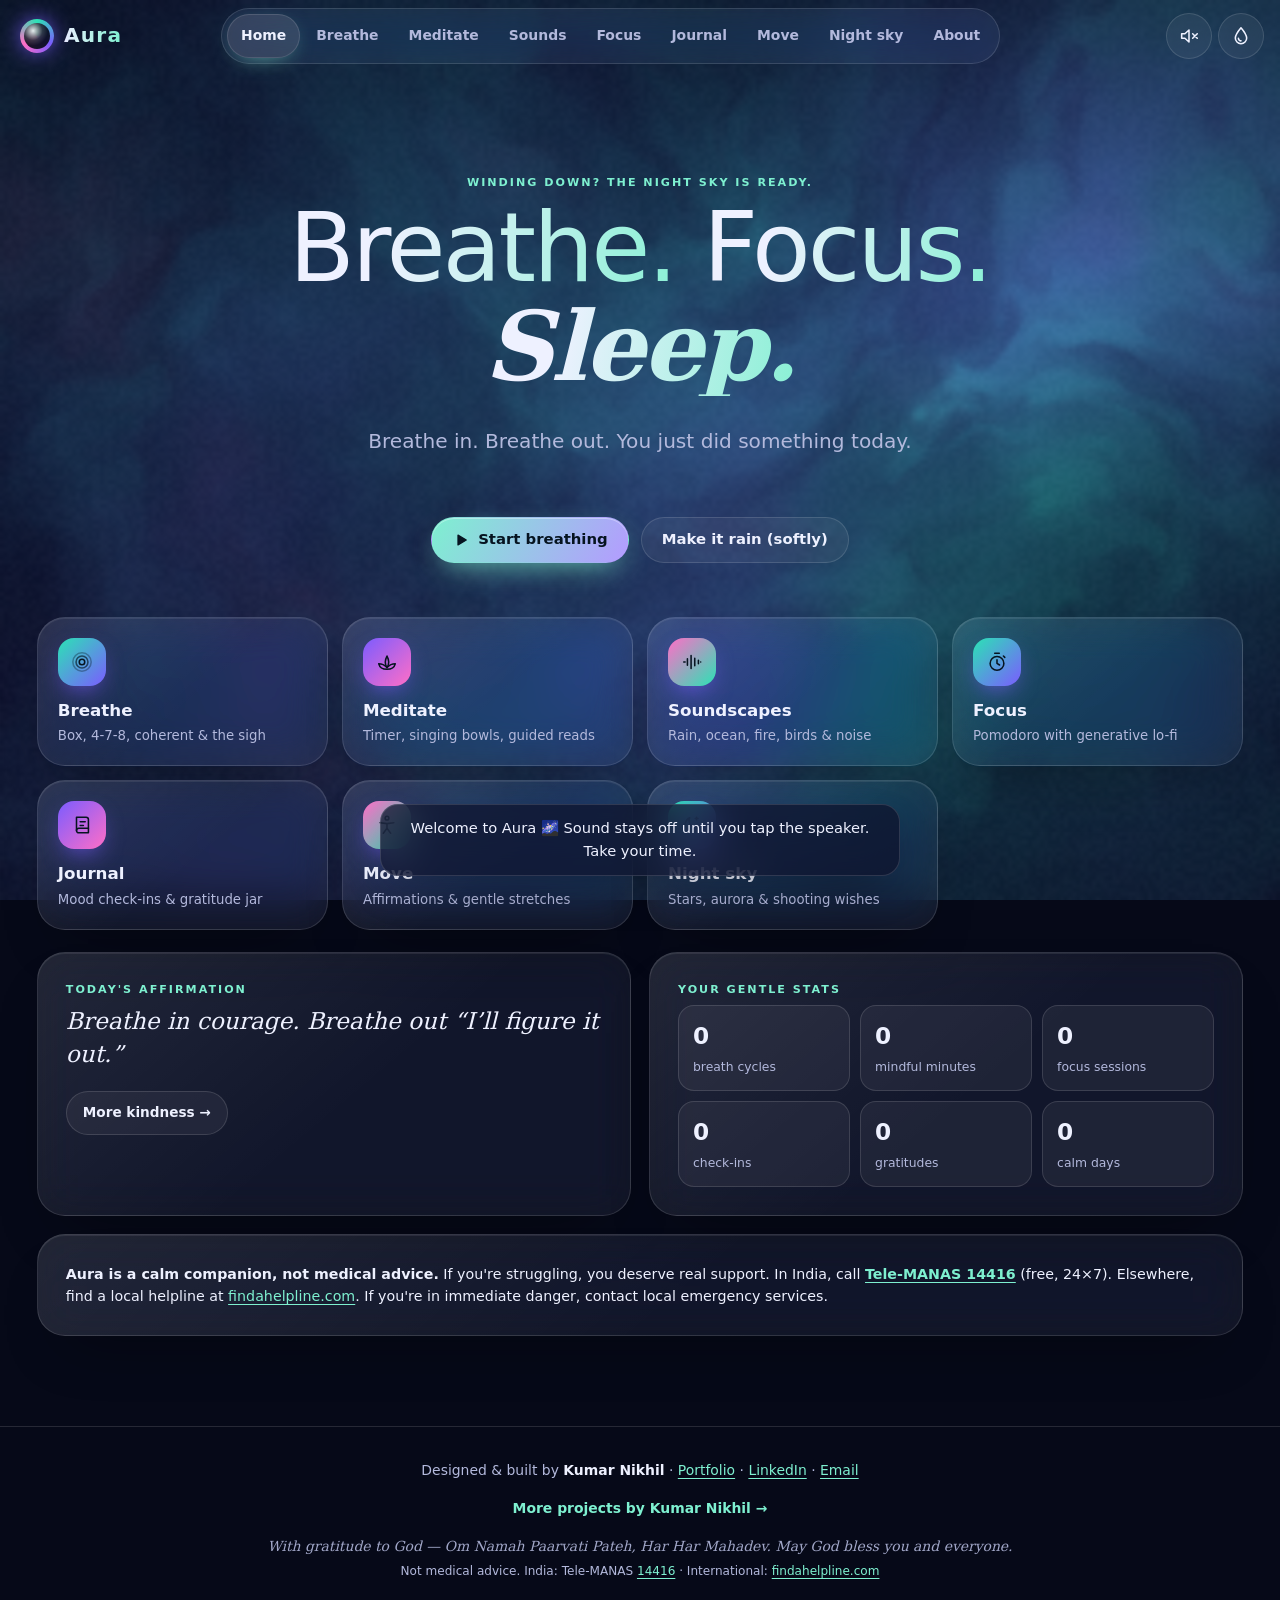
<file: index.html>
<!doctype html>
<html lang="en" data-theme="aurora">
<head>
<meta charset="utf-8">
<meta name="viewport" content="width=device-width, initial-scale=1, viewport-fit=cover">
<title>Aura — breathe, focus, sleep</title>
<meta name="description" content="Aura is a free, calm wellbeing sanctuary: guided breathing with a living orb, meditation timer with singing bowls, a generative soundscape mixer, focus mode with lo-fi, mood journal, stretches and a night-sky wind-down. 100% in your browser.">
<meta property="og:title" content="Aura — breathe, focus, sleep">
<meta property="og:description" content="A beautiful, private calm space: breathing orb, singing bowls, synthesized rain &amp; ocean, lo-fi focus, gratitude journal and an aurora night sky.">
<meta property="og:type" content="website">
<meta property="og:url" content="https://kumarnikhildeveloperaccount.github.io/aura/">
<meta name="twitter:card" content="summary">
<meta name="theme-color" content="#060918">
<meta name="color-scheme" content="dark light">
<meta name="apple-mobile-web-app-capable" content="yes">
<meta name="mobile-web-app-capable" content="yes">
<meta name="apple-mobile-web-app-status-bar-style" content="black-translucent">
<meta name="apple-mobile-web-app-title" content="Aura">
<link rel="icon" href="favicon.svg" type="image/svg+xml">
<link rel="apple-touch-icon" href="favicon.svg">
<link rel="manifest" href="manifest.webmanifest">
<link rel="stylesheet" href="css/base.css">
<link rel="stylesheet" href="css/components.css">
<link rel="stylesheet" href="css/views.css">
<link rel="stylesheet" href="css/polish.css">
</head>
<body>
<a class="skip" href="#main">Skip to content</a>

<svg class="sprite" aria-hidden="true" focusable="false" width="0" height="0">
  <defs>
    <linearGradient id="gRing" x1="0" y1="0" x2="1" y2="1">
      <stop offset="0" style="stop-color:var(--c2)"/>
      <stop offset=".55" style="stop-color:var(--c3)"/>
      <stop offset="1" style="stop-color:var(--c4)"/>
    </linearGradient>
    <linearGradient id="gFig" gradientUnits="userSpaceOnUse" x1="0" y1="20" x2="0" y2="250">
      <stop offset="0" style="stop-color:var(--c2)"/>
      <stop offset="1" style="stop-color:var(--c3)"/>
    </linearGradient>
    <linearGradient id="gLine" gradientUnits="userSpaceOnUse" x1="20" y1="0" x2="310" y2="0">
      <stop offset="0" style="stop-color:var(--c2)"/>
      <stop offset=".55" style="stop-color:var(--c3)"/>
      <stop offset="1" style="stop-color:var(--c4)"/>
    </linearGradient>
    <linearGradient id="gMood" x1="0" y1="0" x2="0" y2="1">
      <stop offset="0" style="stop-color:var(--c2);stop-opacity:.55"/>
      <stop offset="1" style="stop-color:var(--c3);stop-opacity:0"/>
    </linearGradient>
  </defs>
  <symbol id="i-home" viewBox="0 0 24 24"><path d="M3 11l9-7 9 7v9a1 1 0 0 1-1 1h-5v-6h-6v6H4a1 1 0 0 1-1-1z"/></symbol>
  <symbol id="i-breathe" viewBox="0 0 24 24"><circle cx="12" cy="12" r="3"/><circle cx="12" cy="12" r="6.5" opacity=".65"/><circle cx="12" cy="12" r="10" opacity=".35"/></symbol>
  <symbol id="i-med" viewBox="0 0 24 24"><path d="M12 20c-4.2 0-8-2-9-6 3 0 6.2 1.2 9 4 2.8-2.8 6-4 9-4-1 4-4.8 6-9 6z"/><path d="M12 18c-2.2-3.2-2.2-8.4 0-12.5 2.2 4.1 2.2 9.3 0 12.5z"/></symbol>
  <symbol id="i-sound" viewBox="0 0 24 24"><path d="M3 12h1.5M7 8.5v7M11 5v14M15 8v8M19 10v4M21.5 12h0"/></symbol>
  <symbol id="i-focus" viewBox="0 0 24 24"><circle cx="12" cy="13.5" r="7.5"/><path d="M12 9.5v4l2.8 1.8M9.5 2.5h5M19 5.5l1.5 1.5"/></symbol>
  <symbol id="i-journal" viewBox="0 0 24 24"><path d="M6 3.5h10.5a2.5 2.5 0 0 1 2.5 2.5v14.5H8.5A2.5 2.5 0 0 1 6 18z"/><path d="M10 8.5h5.5M10 12.5h3.5M6 18a2.5 2.5 0 0 1 2.5-2.5H19"/></symbol>
  <symbol id="i-move" viewBox="0 0 24 24"><circle cx="12" cy="4.5" r="2"/><path d="M4.5 9.5l7.5 1 7.5-1M12 10.5v5l-4 5.5M12 15.5l4 5.5"/></symbol>
  <symbol id="i-night" viewBox="0 0 24 24"><path d="M20 14.5A8 8 0 0 1 9.5 4a8 8 0 1 0 10.5 10.5z"/><path d="M17 3.5v3M15.5 5h3"/></symbol>
  <symbol id="i-about" viewBox="0 0 24 24"><path d="M12 20.5s-7.5-4.6-9.2-9.3A4.6 4.6 0 0 1 12 7.6a4.6 4.6 0 0 1 9.2 3.6C19.5 15.9 12 20.5 12 20.5z"/></symbol>
  <symbol id="i-vol-on" viewBox="0 0 24 24"><path d="M4 9.5h3.5L12 5.5v13l-4.5-4H4z"/><path d="M15.5 9a4.2 4.2 0 0 1 0 6M18.3 6.3a8 8 0 0 1 0 11.4"/></symbol>
  <symbol id="i-vol-off" viewBox="0 0 24 24"><path d="M4 9.5h3.5L12 5.5v13l-4.5-4H4z"/><path d="M16 9.5l5 5M21 9.5l-5 5"/></symbol>
  <symbol id="i-theme" viewBox="0 0 24 24"><path d="M12 3c4 4.8 6.2 8.2 6.2 11.2a6.2 6.2 0 0 1-12.4 0C5.8 11.2 8 7.8 12 3z"/><path d="M9.2 14.5a2.8 2.8 0 0 0 2.8 2.8"/></symbol>
  <symbol id="i-menu" viewBox="0 0 24 24"><path d="M4 7h16M4 12h16M4 17h10"/></symbol>
  <symbol id="i-close" viewBox="0 0 24 24"><path d="M6 6l12 12M18 6L6 18"/></symbol>
  <symbol id="i-play" viewBox="0 0 24 24"><path d="M8 5.5l11 6.5-11 6.5z" fill="currentColor"/></symbol>
  <symbol id="i-expand" viewBox="0 0 24 24"><path d="M4 9V4h5M20 9V4h-5M4 15v5h5M20 15v5h-5"/></symbol>
</svg>

<canvas id="bg" aria-hidden="true"></canvas>
<div class="grain" aria-hidden="true"></div>
<div id="veil" aria-hidden="true"></div>
<canvas id="fx" aria-hidden="true"></canvas>

<header class="topbar" id="topbar">
  <button class="brand" id="brand" type="button" aria-label="Aura — go home">
    <span class="brand-orb" aria-hidden="true"><i></i></span>
    <span class="brand-text">Aura</span>
  </button>

  <div id="scrim" class="scrim" aria-hidden="true"></div>
  <nav id="nav" class="nav" aria-label="Main navigation">
    <button class="nav-btn" type="button" data-view="home" style="--i:0"><svg class="ic"><use href="#i-home"/></svg><span>Home</span></button>
    <button class="nav-btn" type="button" data-view="breathe" style="--i:1"><svg class="ic"><use href="#i-breathe"/></svg><span>Breathe</span></button>
    <button class="nav-btn" type="button" data-view="meditate" style="--i:2"><svg class="ic"><use href="#i-med"/></svg><span>Meditate</span></button>
    <button class="nav-btn" type="button" data-view="sounds" style="--i:3"><svg class="ic"><use href="#i-sound"/></svg><span>Sounds</span></button>
    <button class="nav-btn" type="button" data-view="focus" style="--i:4"><svg class="ic"><use href="#i-focus"/></svg><span>Focus</span></button>
    <button class="nav-btn" type="button" data-view="journal" style="--i:5"><svg class="ic"><use href="#i-journal"/></svg><span>Journal</span></button>
    <button class="nav-btn" type="button" data-view="move" style="--i:6"><svg class="ic"><use href="#i-move"/></svg><span>Move</span></button>
    <button class="nav-btn" type="button" data-view="night" style="--i:7"><svg class="ic"><use href="#i-night"/></svg><span>Night sky</span></button>
    <button class="nav-btn" type="button" data-view="about" style="--i:8"><svg class="ic"><use href="#i-about"/></svg><span>About</span></button>
    <p class="nav-foot">Tip: every sound in Aura is made live by your device. Tiny orchestra, zero musicians.</p>
  </nav>

  <div class="top-actions">
    <button id="soundToggle" class="icon-btn" type="button" aria-pressed="false" aria-label="Sound is off. Turn sound on">
      <svg class="ic"><use id="soundIcon" href="#i-vol-off"/></svg>
    </button>
    <button id="themeBtn" class="icon-btn" type="button" aria-haspopup="true" aria-expanded="false" aria-controls="themeMenu" aria-label="Change theme">
      <svg class="ic"><use href="#i-theme"/></svg>
    </button>
    <button id="menuBtn" class="icon-btn menu-btn" type="button" aria-expanded="false" aria-controls="nav" aria-label="Open menu">
      <svg class="ic"><use id="menuIcon" href="#i-menu"/></svg>
    </button>
  </div>

  <div id="themeMenu" class="theme-menu glass" role="menu" aria-label="Themes" hidden>
    <p class="eyebrow">Choose your sky</p>
    <button class="theme-opt" type="button" role="menuitemradio" aria-checked="true" data-theme="aurora"><i class="sw sw-aurora"></i><span>Aurora</span></button>
    <button class="theme-opt" type="button" role="menuitemradio" aria-checked="false" data-theme="ocean"><i class="sw sw-ocean"></i><span>Ocean</span></button>
    <button class="theme-opt" type="button" role="menuitemradio" aria-checked="false" data-theme="forest"><i class="sw sw-forest"></i><span>Forest</span></button>
    <button class="theme-opt" type="button" role="menuitemradio" aria-checked="false" data-theme="ember"><i class="sw sw-ember"></i><span>Midnight Ember</span></button>
    <button class="theme-opt" type="button" role="menuitemradio" aria-checked="false" data-theme="sunrise"><i class="sw sw-sunrise"></i><span>Sunrise</span></button>
  </div>
</header>

<main id="main" class="main" tabindex="-1">

  <!-- HOME -->
  <section id="view-home" class="view is-active" data-view="home" aria-labelledby="h-home">
    <div class="hero">
      <p class="eyebrow" id="greetTime">Hello, lovely human</p>
      <h1 id="h-home" class="hero-title" tabindex="-1">
        <span class="w w1">Breathe.</span>
        <span class="w w2">Focus.</span>
        <span class="w w3">Sleep.</span>
      </h1>
      <p class="hero-sub" id="homeJoke">Breathe in. Breathe out. You just did something today.</p>
      <div class="hero-cta">
        <button class="btn btn-primary" type="button" data-go="breathe"><svg class="ic"><use href="#i-play"/></svg><span>Start breathing</span></button>
        <button class="btn btn-ghost" type="button" data-go="sounds">Make it rain (softly)</button>
      </div>
    </div>

    <div class="tiles">
      <button class="tile glass" type="button" data-go="breathe" style="--d:0"><span class="tile-ic"><svg class="ic"><use href="#i-breathe"/></svg></span><b>Breathe</b><small>Box, 4-7-8, coherent &amp; the sigh</small></button>
      <button class="tile glass" type="button" data-go="meditate" style="--d:1"><span class="tile-ic"><svg class="ic"><use href="#i-med"/></svg></span><b>Meditate</b><small>Timer, singing bowls, guided reads</small></button>
      <button class="tile glass" type="button" data-go="sounds" style="--d:2"><span class="tile-ic"><svg class="ic"><use href="#i-sound"/></svg></span><b>Soundscapes</b><small>Rain, ocean, fire, birds &amp; noise</small></button>
      <button class="tile glass" type="button" data-go="focus" style="--d:3"><span class="tile-ic"><svg class="ic"><use href="#i-focus"/></svg></span><b>Focus</b><small>Pomodoro with generative lo-fi</small></button>
      <button class="tile glass" type="button" data-go="journal" style="--d:4"><span class="tile-ic"><svg class="ic"><use href="#i-journal"/></svg></span><b>Journal</b><small>Mood check-ins &amp; gratitude jar</small></button>
      <button class="tile glass" type="button" data-go="move" style="--d:5"><span class="tile-ic"><svg class="ic"><use href="#i-move"/></svg></span><b>Move</b><small>Affirmations &amp; gentle stretches</small></button>
      <button class="tile glass tile-wide" type="button" data-go="night" style="--d:6"><span class="tile-ic"><svg class="ic"><use href="#i-night"/></svg></span><b>Night sky</b><small>Stars, aurora &amp; shooting wishes</small></button>
    </div>

    <div class="grid two">
      <article class="card glass affirm-card">
        <p class="eyebrow">Today's affirmation</p>
        <blockquote id="homeAffirm" class="quote">You are allowed to go slowly.</blockquote>
        <button class="btn btn-ghost sm" type="button" data-go="move">More kindness →</button>
      </article>
      <article class="card glass">
        <p class="eyebrow">Your gentle stats</p>
        <ul class="stats" id="homeStats"></ul>
      </article>
    </div>

    <aside class="card glass notice" aria-label="Wellbeing notice">
      <p><strong>Aura is a calm companion, not medical advice.</strong> If you're struggling, you deserve real support. In India, call <a href="tel:14416"><strong>Tele-MANAS 14416</strong></a> (free, 24×7). Elsewhere, find a local helpline at <a href="https://findahelpline.com" target="_blank" rel="noopener">findahelpline.com</a>. If you're in immediate danger, contact local emergency services.</p>
    </aside>
  </section>

  <!-- BREATHE -->
  <section id="view-breathe" class="view" data-view="breathe" aria-labelledby="h-breathe" hidden>
    <header class="view-head">
      <p class="eyebrow">Guided breathing</p>
      <h2 id="h-breathe" tabindex="-1">Follow the orb</h2>
      <p class="lead">Your lungs already know how. The orb just makes it look expensive.</p>
    </header>
    <div class="breathe-layout">
      <div class="orb-stage" id="orbStage">
        <canvas id="breathCanvas" aria-hidden="true"></canvas>
        <div class="orb-ui" aria-live="polite">
          <p id="breathPhase" class="breath-phase">Ready when you are</p>
          <p id="breathCount" class="breath-count">·</p>
        </div>
      </div>
      <div class="panel glass breathe-panel">
        <div class="chips" role="radiogroup" aria-label="Breathing pattern">
          <button class="chip pattern-btn is-on" type="button" role="radio" aria-checked="true" data-pattern="box">Box 4·4·4·4</button>
          <button class="chip pattern-btn" type="button" role="radio" aria-checked="false" data-pattern="478">4·7·8 Relax</button>
          <button class="chip pattern-btn" type="button" role="radio" aria-checked="false" data-pattern="coherent">Coherent 5.5</button>
          <button class="chip pattern-btn" type="button" role="radio" aria-checked="false" data-pattern="sigh">Physiological sigh</button>
        </div>
        <p id="breathDesc" class="muted desc"></p>
        <label class="field"><span>Session length</span>
          <select id="breathDuration">
            <option value="1">1 minute — a tiny reset</option>
            <option value="3" selected>3 minutes — the classic</option>
            <option value="5">5 minutes — properly lovely</option>
            <option value="10">10 minutes — deep calm</option>
          </select>
        </label>
        <div class="toggles">
          <label class="switch"><input type="checkbox" id="breathTones"><span class="track" aria-hidden="true"></span><span>Soft tones</span></label>
          <label class="switch"><input type="checkbox" id="breathHaptics" checked><span class="track" aria-hidden="true"></span><span>Haptics <small id="hapticsNote" class="muted"></small></span></label>
        </div>
        <button id="breathStart" class="btn btn-primary wide" type="button" aria-pressed="false">Begin</button>
        <p class="muted small" id="breathStats">No breaths logged yet. (You've been breathing anyway. Overachiever.)</p>
        <p class="muted tiny">Tip: you can also tap the orb to start or pause. Feeling light-headed? Stop and breathe normally.</p>
      </div>
    </div>
  </section>

  <!-- MEDITATE -->
  <section id="view-meditate" class="view" data-view="meditate" aria-labelledby="h-meditate" hidden>
    <header class="view-head">
      <p class="eyebrow">Meditation</p>
      <h2 id="h-meditate" tabindex="-1">Sit. Be. Bowl.</h2>
      <p class="lead">Singing bowls synthesised from scratch. No bowls were struck in real life.</p>
    </header>
    <div class="med-layout">
      <div class="panel glass timer-panel">
        <div class="ring-wrap">
          <svg class="ring" viewBox="0 0 220 220" aria-hidden="true">
            <circle class="ring-bg" cx="110" cy="110" r="96"/>
            <circle id="medRingProg" class="ring-prog" cx="110" cy="110" r="96"/>
          </svg>
          <div class="ring-center">
            <p id="medTime" class="big-time" aria-live="off">10:00</p>
            <p id="medState" class="muted small">Sit comfortably</p>
          </div>
        </div>
        <div class="chips center" role="radiogroup" aria-label="Duration">
          <button class="chip med-dur" type="button" role="radio" aria-checked="false" data-min="3">3m</button>
          <button class="chip med-dur" type="button" role="radio" aria-checked="false" data-min="5">5m</button>
          <button class="chip med-dur is-on" type="button" role="radio" aria-checked="true" data-min="10">10m</button>
          <button class="chip med-dur" type="button" role="radio" aria-checked="false" data-min="15">15m</button>
          <button class="chip med-dur" type="button" role="radio" aria-checked="false" data-min="20">20m</button>
        </div>
        <div class="grid two tight">
          <label class="field"><span>Custom minutes</span><input id="medCustom" type="number" min="1" max="180" inputmode="numeric" placeholder="e.g. 12"></label>
          <label class="field"><span>Interval bell</span>
            <select id="medInterval">
              <option value="0">No interval bells</option>
              <option value="1">Every minute</option>
              <option value="2">Every 2 minutes</option>
              <option value="5" selected>Every 5 minutes</option>
            </select>
          </label>
        </div>
        <div class="row center">
          <button id="medStart" class="btn btn-primary" type="button">Begin</button>
          <button id="medReset" class="btn btn-ghost" type="button">Reset</button>
          <button id="medBowl" class="btn btn-ghost" type="button">Strike bowl</button>
        </div>
      </div>
      <div class="panel glass guided-panel">
        <h3>Guided meditations</h3>
        <div id="guidedList" class="chips guided-list" role="radiogroup" aria-label="Guided meditations"></div>
        <div id="guidedText" class="guided-text" tabindex="0" aria-label="Meditation script">
          <p class="empty">Pick a meditation above. We'll read it slowly, like a bedtime story for grown-ups.</p>
        </div>
        <div class="row wrap">
          <button id="guidedPlay" class="btn btn-primary" type="button" aria-pressed="false">Read aloud</button>
          <button id="guidedStop" class="btn btn-ghost" type="button">Stop</button>
        </div>
        <div class="grid two tight">
          <label class="field"><span>Voice</span><select id="guidedVoice"><option value="">Default voice</option></select></label>
          <label class="field"><span>Pace</span><input id="guidedRate" type="range" min="0.6" max="1.1" step="0.05" value="0.85" aria-label="Reading pace"></label>
        </div>
      </div>
    </div>
  </section>

  <!-- SOUNDS -->
  <section id="view-sounds" class="view" data-view="sounds" aria-labelledby="h-sounds" hidden>
    <header class="view-head">
      <p class="eyebrow">Soundscape mixer</p>
      <h2 id="h-sounds" tabindex="-1">Paint with sound</h2>
      <p class="lead">Every drop and crackle is synthesised live. No clouds were harmed.</p>
    </header>
    <div class="panel glass mixer-top">
      <div class="chips" aria-label="Presets">
        <button class="chip preset-btn" type="button" aria-pressed="false" data-preset="storm">⛈️ Cosy storm</button>
        <button class="chip preset-btn" type="button" aria-pressed="false" data-preset="beach">🌊 Beach at dusk</button>
        <button class="chip preset-btn" type="button" aria-pressed="false" data-preset="campfire">🔥 Campfire</button>
        <button class="chip preset-btn" type="button" aria-pressed="false" data-preset="forest">🌲 Morning forest</button>
        <button class="chip preset-btn" type="button" aria-pressed="false" data-preset="deep">🧠 Deep focus</button>
        <button class="chip preset-btn" type="button" aria-pressed="false" data-preset="cosmos">✨ Cosmos</button>
      </div>
      <div class="row wrap">
        <label class="field grow"><span>Master volume</span><input id="masterVol" type="range" min="0" max="1" step="0.01" value="0.8" aria-label="Master volume"></label>
        <button id="mixStop" class="btn btn-ghost" type="button">Silence all</button>
      </div>
    </div>
    <div id="mixer" class="mixer" aria-label="Sound channels"></div>
    <div class="grid two">
      <article class="panel glass">
        <h3>Binaural beats</h3>
        <label class="switch"><input type="checkbox" id="binauralToggle"><span class="track" aria-hidden="true"></span><span>Enable binaural tone</span></label>
        <label class="field"><span>Beat frequency</span>
          <select id="binauralBeat">
            <option value="2">Delta · 2 Hz — sleepy</option>
            <option value="6" selected>Theta · 6 Hz — dreamy</option>
            <option value="10">Alpha · 10 Hz — relaxed focus</option>
            <option value="14">Beta · 14 Hz — alert</option>
          </select>
        </label>
        <p id="binauralWarn" class="warn">🎧 Headphones required — binaural beats only work when each ear gets its own tone. Keep the volume low. Avoid if you have epilepsy or a seizure history, and never while driving.</p>
      </article>
      <article class="panel glass">
        <h3>Sleep timer</h3>
        <p class="muted small">Sounds fade out gently over the last minute, like a polite guest leaving.</p>
        <div class="chips">
          <button class="chip sleep-btn" type="button" aria-pressed="false" data-min="15">15m</button>
          <button class="chip sleep-btn" type="button" aria-pressed="false" data-min="30">30m</button>
          <button class="chip sleep-btn" type="button" aria-pressed="false" data-min="45">45m</button>
          <button class="chip sleep-btn" type="button" aria-pressed="false" data-min="60">1h</button>
          <button class="chip sleep-btn" type="button" aria-pressed="false" data-min="90">1.5h</button>
        </div>
        <p id="sleepStatus" class="status" aria-live="polite">No timer set. Sounds will play until you say goodnight.</p>
        <button id="sleepCancel" class="btn btn-ghost sm" type="button" hidden>Cancel timer</button>
      </article>
    </div>
  </section>

  <!-- FOCUS -->
  <section id="view-focus" class="view" data-view="focus" aria-labelledby="h-focus" hidden>
    <header class="view-head">
      <p class="eyebrow">Focus mode</p>
      <h2 id="h-focus" tabindex="-1">One gentle thing at a time</h2>
      <p class="lead">Tomatoes optional. Focus mandatory-ish.</p>
    </header>
    <div class="focus-layout">
      <div class="panel glass timer-panel">
        <div class="ring-wrap">
          <svg class="ring" viewBox="0 0 220 220" aria-hidden="true">
            <circle class="ring-bg" cx="110" cy="110" r="96"/>
            <circle id="focusRingProg" class="ring-prog" cx="110" cy="110" r="96"/>
          </svg>
          <div class="ring-center">
            <p id="focusTime" class="big-time">25:00</p>
            <p id="focusMode" class="muted small">Focus</p>
          </div>
        </div>
        <label class="field"><span>Working on</span><input id="focusTask" type="text" maxlength="80" placeholder="What are we gently conquering?" autocomplete="off"></label>
        <div id="focusDots" class="dots" aria-label="Sessions this cycle"></div>
        <div class="row center">
          <button id="focusStart" class="btn btn-primary" type="button">Start</button>
          <button id="focusSkip" class="btn btn-ghost" type="button">Skip</button>
          <button id="focusReset" class="btn btn-ghost" type="button">Reset</button>
        </div>
      </div>
      <div class="panel glass">
        <h3>Settings</h3>
        <div class="grid three tight">
          <label class="field"><span>Focus (min)</span><input id="focusWork" type="number" min="1" max="120" value="25" inputmode="numeric"></label>
          <label class="field"><span>Break</span><input id="focusBreak" type="number" min="1" max="60" value="5" inputmode="numeric"></label>
          <label class="field"><span>Long break</span><input id="focusLong" type="number" min="1" max="90" value="15" inputmode="numeric"></label>
        </div>
        <h3>Generative lo-fi</h3>
        <label class="switch"><input type="checkbox" id="focusLofi"><span class="track" aria-hidden="true"></span><span>Play lo-fi beats</span></label>
        <label class="field"><span>Lo-fi volume</span><input id="lofiVol" type="range" min="0" max="1" step="0.01" value="0.6" aria-label="Lo-fi volume"></label>
        <div class="viz-wrap"><canvas id="lofiViz" aria-hidden="true"></canvas></div>
        <p id="lofiNow" class="muted small">The band is tuning up. (The band is maths.)</p>
        <p id="focusCount" class="status">0 focus sessions completed. The day is young.</p>
      </div>
    </div>
  </section>

  <!-- JOURNAL -->
  <section id="view-journal" class="view" data-view="journal" aria-labelledby="h-journal" hidden>
    <header class="view-head">
      <p class="eyebrow">Mood &amp; gratitude</p>
      <h2 id="h-journal" tabindex="-1">How's the weather inside?</h2>
      <p class="lead">No wrong answers. Except “fine” said through gritted teeth.</p>
    </header>
    <div class="grid two">
      <article class="panel glass">
        <h3>Check in</h3>
        <div class="moods" role="radiogroup" aria-label="Your mood">
          <button class="mood-btn" type="button" role="radio" aria-checked="false" data-mood="1"><span class="mood-e" aria-hidden="true">⛈️</span><span>Stormy</span></button>
          <button class="mood-btn" type="button" role="radio" aria-checked="false" data-mood="2"><span class="mood-e" aria-hidden="true">🌧️</span><span>Drizzly</span></button>
          <button class="mood-btn" type="button" role="radio" aria-checked="false" data-mood="3"><span class="mood-e" aria-hidden="true">⛅</span><span>Okay</span></button>
          <button class="mood-btn" type="button" role="radio" aria-checked="false" data-mood="4"><span class="mood-e" aria-hidden="true">🌤️</span><span>Sunny</span></button>
          <button class="mood-btn" type="button" role="radio" aria-checked="false" data-mood="5"><span class="mood-e" aria-hidden="true">🌈</span><span>Radiant</span></button>
        </div>
        <label class="field"><span>A note (optional)</span><textarea id="moodNote" rows="3" maxlength="400" placeholder="What's one word for today? Two is fine. We're not strict."></textarea></label>
        <button id="moodSave" class="btn btn-primary" type="button">Save check-in</button>
      </article>
      <article class="panel glass">
        <h3>The last 14 days</h3>
        <div class="chart-wrap"><svg id="moodChart" viewBox="0 0 320 170" role="img" aria-label="Mood over the last 14 days"></svg></div>
        <p id="moodStats" class="muted small"></p>
      </article>
    </div>
    <article class="panel glass">
      <h3>Gratitude jar</h3>
      <form id="gratForm" class="row nowrap" autocomplete="off">
        <label class="sr-only" for="gratInput">Something you're grateful for</label>
        <input id="gratInput" class="input grow" type="text" maxlength="160" placeholder="Today I'm grateful for… (warm socks count)">
        <button class="btn btn-primary" type="submit">Add</button>
      </form>
      <ul id="gratList" class="grat-list"></ul>
      <p id="gratEmpty" class="empty">The jar is empty, but it's a very optimistic jar. Drop in one small good thing.</p>
    </article>
    <article class="panel glass data-row">
      <div class="row wrap">
        <button id="exportBtn" class="btn btn-ghost" type="button">Export data</button>
        <button id="importBtn" class="btn btn-ghost" type="button">Import data</button>
        <input id="importFile" class="sr-only" type="file" accept="application/json,.json" tabindex="-1" aria-hidden="true">
        <button id="clearData" class="btn btn-ghost danger" type="button">Clear journal</button>
      </div>
      <p class="muted small">Everything stays in this browser (localStorage). No accounts, no servers, no peeking.</p>
    </article>
  </section>

  <!-- MOVE -->
  <section id="view-move" class="view" data-view="move" aria-labelledby="h-move" hidden>
    <header class="view-head">
      <p class="eyebrow">Kindness &amp; movement</p>
      <h2 id="h-move" tabindex="-1">Be nice to your body</h2>
      <p class="lead">It carries your brain around all day and rarely complains. Mostly.</p>
    </header>
    <div class="grid two">
      <article class="panel glass affirm-panel">
        <p class="eyebrow">Affirmation</p>
        <blockquote id="affirmText" class="quote big">You are allowed to go slowly.</blockquote>
        <div class="row wrap">
          <button id="affirmNext" class="btn btn-primary" type="button">Another one</button>
          <button id="affirmSpeak" class="btn btn-ghost" type="button">Say it to me</button>
        </div>
      </article>
      <article class="panel glass stretch-panel">
        <div class="chips" role="radiogroup" aria-label="Stretch routine">
          <button class="chip routine-btn is-on" type="button" role="radio" aria-checked="true" data-routine="desk">🪑 Desk reset</button>
          <button class="chip routine-btn" type="button" role="radio" aria-checked="false" data-routine="morning">☀️ Morning wake</button>
          <button class="chip routine-btn" type="button" role="radio" aria-checked="false" data-routine="bedtime">🌙 Bedtime unwind</button>
        </div>
        <div class="figure-stage"><svg id="figure" viewBox="0 0 200 270" aria-hidden="true"></svg></div>
        <h3 id="stretchName" aria-live="polite">Desk reset</h3>
        <p id="stretchTip" class="muted">Six gentle moves, about three minutes. Your chair will miss you.</p>
        <div class="progress" aria-hidden="true"><span id="stretchProg"></span></div>
        <p id="stretchTime" class="muted small">Ready</p>
        <div class="row center">
          <button id="stretchStart" class="btn btn-primary" type="button">Start routine</button>
          <button id="stretchStop" class="btn btn-ghost" type="button">Stop</button>
        </div>
        <p class="muted tiny">Move within a comfortable range. If anything hurts, stop — pain is not a personality trait.</p>
      </article>
    </div>
  </section>

  <!-- NIGHT -->
  <section id="view-night" class="view view-night" data-view="night" aria-labelledby="h-night" hidden>
    <div class="night-stage" id="nightStage">
      <canvas id="nightCanvas" role="img" aria-label="Animated night sky with stars, aurora and shooting stars"></canvas>
      <div class="night-ui">
        <p class="eyebrow">Wind down</p>
        <h2 id="h-night" tabindex="-1">The night sky is yours</h2>
        <p id="nightLine" class="night-line" aria-live="polite">Let the day put its shoes by the door.</p>
        <div class="row wrap">
          <button id="nightSound" class="btn btn-primary" type="button" aria-pressed="false">Play night ambience</button>
          <button id="nightBreath" class="btn btn-ghost" type="button" aria-pressed="false">Breathe with the aurora</button>
          <button id="nightFull" class="btn btn-ghost icon-txt" type="button" aria-label="Toggle full screen"><svg class="ic"><use href="#i-expand"/></svg><span>Full screen</span></button>
        </div>
        <p class="muted tiny">Tip: tap a shooting star to make a wish. Tap the sky to summon one. You have that power now.</p>
      </div>
    </div>
  </section>

  <!-- ABOUT -->
  <section id="view-about" class="view" data-view="about" aria-labelledby="h-about" hidden>
    <header class="view-head">
      <p class="eyebrow">About Aura</p>
      <h2 id="h-about" tabindex="-1">Made with care, for you</h2>
      <p class="lead">A tiny sanctuary that lives entirely in your browser. No accounts, no trackers, no “your streak is in danger!!” emails.</p>
    </header>
    <div class="grid two">
      <article class="panel glass credits">
        <p class="eyebrow">About / Made by</p>
        <h3>Designed &amp; built by Kumar Nikhil</h3>
        <p class="muted">Every gradient, synthesised raindrop, singing bowl and shooting star here is hand-written code — no stock audio, no images, no libraries.</p>
        <div class="row wrap">
          <a class="btn btn-primary" href="https://kumarnikhildeveloperaccount.github.io/" target="_blank" rel="noopener">Portfolio</a>
          <a class="btn btn-ghost" href="https://www.linkedin.com/in/kumar-nikhil-1000a9192/" target="_blank" rel="noopener">LinkedIn</a>
          <a class="btn btn-ghost" href="mailto:nkashyapnikhilnk@gmail.com">Email</a>
        </div>
        <p><a class="link-arrow" href="https://kumarnikhildeveloperaccount.github.io/" target="_blank" rel="noopener">More projects by Kumar Nikhil →</a></p>
        <p class="gratitude">With gratitude to God — Om Namah Paarvati Pateh, Har Har Mahadev. May God bless you and everyone.</p>
      </article>
      <article class="panel glass">
        <p class="eyebrow">Please read</p>
        <h3>Not medical advice</h3>
        <p class="muted">Aura offers relaxation exercises and general wellbeing ideas. It is not a substitute for professional diagnosis or treatment. Stop any exercise that makes you dizzy or uncomfortable.</p>
        <h3>Need to talk to someone?</h3>
        <ul class="help-list">
          <li>🇮🇳 India — <a href="tel:14416"><strong>Tele-MANAS: 14416</strong></a> (free, 24×7, many languages)</li>
          <li>🌍 Anywhere — <a href="https://findahelpline.com" target="_blank" rel="noopener">findahelpline.com</a></li>
          <li>🚨 In danger right now? Call your local emergency number.</li>
        </ul>
        <h3>Your privacy</h3>
        <p class="muted">Check-ins, gratitude and settings are stored only on this device. Export them any time from the Journal.</p>
        <p class="muted tiny">Psst… the logo enjoys being tapped. Seven times, specifically. It's a whole thing.</p>
      </article>
    </div>
  </section>
</main>

<footer class="footer">
  <p>Designed &amp; built by <strong>Kumar Nikhil</strong> ·
    <a href="https://kumarnikhildeveloperaccount.github.io/" target="_blank" rel="noopener">Portfolio</a> ·
    <a href="https://www.linkedin.com/in/kumar-nikhil-1000a9192/" target="_blank" rel="noopener">LinkedIn</a> ·
    <a href="mailto:nkashyapnikhilnk@gmail.com">Email</a></p>
  <p><a class="link-arrow" href="https://kumarnikhildeveloperaccount.github.io/" target="_blank" rel="noopener">More projects by Kumar Nikhil →</a></p>
  <p class="gratitude">With gratitude to God — Om Namah Paarvati Pateh, Har Har Mahadev. May God bless you and everyone.</p>
  <p class="tiny muted">Not medical advice. India: Tele-MANAS <a href="tel:14416">14416</a> · International: <a href="https://findahelpline.com" target="_blank" rel="noopener">findahelpline.com</a></p>
</footer>

<nav id="dock" class="dock" aria-label="Quick navigation">
  <button class="dock-btn" type="button" data-view="home"><svg class="ic"><use href="#i-home"/></svg><span>Home</span></button>
  <button class="dock-btn" type="button" data-view="breathe"><svg class="ic"><use href="#i-breathe"/></svg><span>Breathe</span></button>
  <button class="dock-btn" type="button" data-view="sounds"><svg class="ic"><use href="#i-sound"/></svg><span>Sounds</span></button>
  <button class="dock-btn" type="button" data-view="focus"><svg class="ic"><use href="#i-focus"/></svg><span>Focus</span></button>
  <button class="dock-btn" type="button" data-view="night"><svg class="ic"><use href="#i-night"/></svg><span>Night</span></button>
</nav>

<div id="toast" class="toast" role="status" aria-live="polite"></div>
<noscript><p class="noscript">Aura needs JavaScript to breathe. (Ironic, we know.)</p></noscript>

<script src="js/util.js" defer></script>
<script src="js/audio.js" defer></script>
<script src="js/soundscape.js" defer></script>
<script src="js/lofi.js" defer></script>
<script src="js/bg.js" defer></script>
<script src="js/breath.js" defer></script>
<script src="js/meditate.js" defer></script>
<script src="js/sounds.js" defer></script>
<script src="js/focus.js" defer></script>
<script src="js/journal.js" defer></script>
<script src="js/move.js" defer></script>
<script src="js/night.js" defer></script>
<script src="js/app.js" defer></script>
</body>
</html>
</file>
<file: css/base.css>
/* Aura — base: tokens, themes, layout, header, nav, dock, footer */
*,*::before,*::after{box-sizing:border-box}
[hidden]{display:none!important}
:root{
  --font:"Segoe UI Variable Text","Segoe UI",system-ui,-apple-system,BlinkMacSystemFont,"SF Pro Text","Helvetica Neue",Roboto,"Noto Sans",Ubuntu,Cantarell,Arial,sans-serif;
  --display:"Segoe UI Variable Display","Segoe UI",system-ui,-apple-system,BlinkMacSystemFont,"SF Pro Display","Helvetica Neue",Roboto,"Noto Sans",Arial,sans-serif;
  --serif:"Iowan Old Style","Palatino Linotype",Palatino,"Book Antiqua",Georgia,"Noto Serif","DejaVu Serif",serif;
  --mono:ui-monospace,"SF Mono","Cascadia Mono",Menlo,Consolas,"Roboto Mono","DejaVu Sans Mono",monospace;
  --ease:cubic-bezier(.22,1,.36,1);
  --spring:cubic-bezier(.34,1.56,.64,1);
  --r-lg:28px;--r:20px;--r-sm:14px;
  --sat:env(safe-area-inset-top,0px);--sab:env(safe-area-inset-bottom,0px);
  --sal:env(safe-area-inset-left,0px);--sar:env(safe-area-inset-right,0px);
  --top-h:64px;
}
/* ---------- Themes ---------- */
html[data-theme="aurora"]{--bg:#060918;--bg-a:rgba(6,9,24,.62);--c1:#0d1336;--c2:#2be3b5;--c3:#7b5cff;--c4:#ff6ec7;
  --text:#eef1ff;--muted:#b3b9dc;--accent:#7ef0d0;--accent2:#b49bff;--on-accent:#061420;
  --glass:rgba(255,255,255,.055);--glass-hi:rgba(255,255,255,.12);--glass-b:rgba(255,255,255,.13);--panel:rgba(14,18,44,.72);--shadow:rgba(0,0,0,.45);--light:0}
html[data-theme="ocean"]{--bg:#03101d;--bg-a:rgba(3,16,29,.62);--c1:#06223a;--c2:#1fa2ff;--c3:#12d8fa;--c4:#a6ffcb;
  --text:#eaf7ff;--muted:#a8c6d9;--accent:#5cd6ff;--accent2:#a6ffcb;--on-accent:#021623;
  --glass:rgba(255,255,255,.055);--glass-hi:rgba(160,230,255,.12);--glass-b:rgba(180,235,255,.15);--panel:rgba(5,26,44,.74);--shadow:rgba(0,0,0,.45);--light:0}
html[data-theme="forest"]{--bg:#050f0a;--bg-a:rgba(5,15,10,.62);--c1:#0b2416;--c2:#3fbf7f;--c3:#a8e063;--c4:#f6d365;
  --text:#effaf0;--muted:#b3cbb8;--accent:#9be56b;--accent2:#f6d365;--on-accent:#0b1a06;
  --glass:rgba(255,255,255,.05);--glass-hi:rgba(200,255,200,.1);--glass-b:rgba(210,255,210,.13);--panel:rgba(9,30,18,.75);--shadow:rgba(0,0,0,.5);--light:0}
html[data-theme="ember"]{--bg:#110507;--bg-a:rgba(17,5,7,.62);--c1:#260b10;--c2:#ff6a3d;--c3:#c2185b;--c4:#ffc371;
  --text:#fff1ec;--muted:#d6b3aa;--accent:#ffa45c;--accent2:#ff7aa2;--on-accent:#230904;
  --glass:rgba(255,255,255,.05);--glass-hi:rgba(255,190,160,.1);--glass-b:rgba(255,200,180,.14);--panel:rgba(36,10,14,.76);--shadow:rgba(0,0,0,.5);--light:0}
html[data-theme="sunrise"]{--bg:#fff1e8;--bg-a:rgba(255,241,232,.66);--c1:#ffe0d2;--c2:#ff9a8b;--c3:#ff6a88;--c4:#ffd86f;
  --text:#2a1730;--muted:#6b4a5e;--accent:#d93f66;--accent2:#ff7a45;--on-accent:#ffffff;
  --glass:rgba(255,255,255,.42);--glass-hi:rgba(255,255,255,.7);--glass-b:rgba(255,255,255,.75);--panel:rgba(255,244,238,.86);--shadow:rgba(120,40,60,.18);--light:1}
html[data-theme="sunrise"]{color-scheme:light}
html{color-scheme:dark;background:var(--bg);-webkit-text-size-adjust:100%;text-size-adjust:100%;
  font-size:clamp(15px,calc(.35vw + 11px),21px)}
body{margin:0;min-height:100vh;min-height:100dvh;font-family:var(--font);color:var(--text);background:var(--bg);
  line-height:1.55;overflow-x:hidden;-webkit-tap-highlight-color:transparent;-webkit-font-smoothing:antialiased;
  padding-left:var(--sal);padding-right:var(--sar);transition:background-color .8s var(--ease),color .6s var(--ease)}
img,svg,canvas{max-width:100%}
a{color:var(--accent);text-underline-offset:3px}
a:focus-visible,button:focus-visible,input:focus-visible,select:focus-visible,textarea:focus-visible,[tabindex]:focus-visible{
  outline:2px solid var(--accent);outline-offset:3px;border-radius:12px}
h1,h2,h3{font-family:var(--display);line-height:1.15;margin:0 0 .5em;letter-spacing:-.01em}
h2{font-size:clamp(1.7rem,4.6vw,2.7rem);font-weight:650}
h3{font-size:1.12rem;font-weight:650}
p{margin:0 0 .8em}
.sr-only{position:absolute!important;width:1px;height:1px;padding:0;margin:-1px;overflow:hidden;clip:rect(0,0,0,0);white-space:nowrap;border:0}
.skip{position:fixed;left:12px;top:calc(8px + var(--sat));z-index:200;padding:10px 16px;border-radius:12px;background:var(--accent);color:var(--on-accent);transform:translateY(-200%);transition:transform .3s}
.skip:focus{transform:none}
.sprite{position:absolute;width:0;height:0;overflow:hidden}
.ic{width:22px;height:22px;flex:none;fill:none;stroke:currentColor;stroke-width:1.7;stroke-linecap:round;stroke-linejoin:round}
.noscript{position:fixed;inset:auto 0 0 0;padding:16px;text-align:center;background:#000;color:#fff;z-index:300}

/* ---------- Background layers ---------- */
#bg{position:fixed;top:0;left:0;width:100%;height:100%;z-index:0;display:block;pointer-events:none;transition:opacity 1.2s var(--ease)}
.grain{position:fixed;top:-50%;left:-50%;width:200%;height:200%;z-index:1;pointer-events:none;opacity:.06;mix-blend-mode:overlay;
  background-image:url("data:image/svg+xml,%3Csvg xmlns='http://www.w3.org/2000/svg' width='160' height='160'%3E%3Cfilter id='n'%3E%3CfeTurbulence type='fractalNoise' baseFrequency='.9' numOctaves='2' stitchTiles='stitch'/%3E%3C/filter%3E%3Crect width='100%25' height='100%25' filter='url(%23n)'/%3E%3C/svg%3E");
  animation:grain 9s steps(9) infinite}
html[data-theme="sunrise"] .grain{opacity:.08;mix-blend-mode:multiply}
@keyframes grain{0%,100%{transform:translate(0,0)}20%{transform:translate(-3%,2%)}40%{transform:translate(2%,-3%)}60%{transform:translate(-2%,-1%)}80%{transform:translate(3%,3%)}}
#fx{position:fixed;top:0;left:0;width:100%;height:100%;z-index:90;pointer-events:none;display:block}
#veil{position:fixed;left:var(--vx,50%);top:var(--vy,50%);width:24px;height:24px;margin:-12px 0 0 -12px;border-radius:50%;z-index:80;pointer-events:none;opacity:0;
  background:radial-gradient(circle,var(--accent) 0%,var(--c3) 35%,transparent 70%);mix-blend-mode:screen}
html[data-theme="sunrise"] #veil{mix-blend-mode:multiply}
#veil.go{animation:veil .9s var(--ease) forwards}
@keyframes veil{0%{opacity:.55;transform:scale(1)}100%{opacity:0;transform:scale(120)}}

/* ---------- Top bar ---------- */
.topbar{position:sticky;top:0;z-index:40;display:flex;align-items:center;gap:12px;
  min-height:calc(var(--top-h) + var(--sat));padding:calc(8px + var(--sat)) 16px 8px 16px}
.topbar::before{content:"";position:absolute;top:0;left:0;right:0;bottom:0;z-index:-1;background:var(--bg-a);
  -webkit-backdrop-filter:blur(18px) saturate(140%);backdrop-filter:blur(18px) saturate(140%);
  border-bottom:1px solid var(--glass-b);opacity:0;transition:opacity .5s var(--ease)}
.topbar.scrolled::before{opacity:1}
.brand{display:inline-flex;align-items:center;gap:10px;min-height:44px;padding:4px 10px 4px 4px;border:0;background:none;color:var(--text);cursor:pointer;font:inherit;border-radius:999px;position:relative}
.brand-orb{position:relative;width:34px;height:34px;border-radius:50%;flex:none;
  background:conic-gradient(from 0deg,var(--c2),var(--c3),var(--c4),var(--c2));animation:spin 9s linear infinite;
  box-shadow:0 0 22px -2px var(--c3)}
.brand-orb i{position:absolute;inset:4px;border-radius:50%;background:radial-gradient(circle at 35% 30%,rgba(255,255,255,.95),rgba(255,255,255,.15) 38%,transparent 60%),var(--bg);opacity:.9;animation:breatheOrb 8s ease-in-out infinite}
.brand-text{font-family:var(--display);font-weight:700;font-size:1.3rem;letter-spacing:.06em;
  background:linear-gradient(90deg,var(--text),var(--accent),var(--accent2),var(--text));background-size:300% 100%;
  -webkit-background-clip:text;background-clip:text;color:transparent;animation:sheen 10s linear infinite}
.brand.wiggle .brand-orb{animation:spin 1s linear infinite,pop .4s var(--spring)}
@keyframes spin{to{transform:rotate(360deg)}}
@keyframes breatheOrb{0%,100%{transform:scale(.82)}50%{transform:scale(1)}}
@keyframes sheen{to{background-position:300% 0}}
@keyframes pop{0%{scale:1}50%{scale:1.25}100%{scale:1}}
.top-actions{display:flex;gap:6px;margin-left:auto;position:relative;z-index:70}
.icon-btn{width:46px;height:46px;display:inline-grid;place-items:center;border-radius:50%;border:1px solid var(--glass-b);background:var(--glass);color:var(--text);cursor:pointer;position:relative;overflow:hidden;
  -webkit-backdrop-filter:blur(12px);backdrop-filter:blur(12px);transition:transform .35s var(--spring),background .3s,border-color .3s}
.icon-btn:active{transform:scale(.9)}
@media (hover:hover){.icon-btn:hover{background:var(--glass-hi);transform:translateY(-1px)}}
#soundToggle[aria-pressed="true"]{color:var(--on-accent);background:linear-gradient(135deg,var(--accent),var(--accent2));border-color:transparent;box-shadow:0 0 24px -4px var(--accent)}
.theme-menu{position:absolute;right:16px;top:calc(var(--top-h) + var(--sat) - 2px);z-index:75;width:min(260px,calc(100vw - 32px));padding:12px;border-radius:var(--r);display:grid;gap:4px;
  animation:menuIn .45s var(--ease) both;transform-origin:top right}
@keyframes menuIn{from{opacity:0;transform:translateY(-8px) scale(.96)}}
.theme-opt{display:flex;align-items:center;gap:12px;min-height:46px;padding:6px 10px;border:0;border-radius:14px;background:transparent;color:var(--text);font:inherit;cursor:pointer;text-align:left}
.theme-opt[aria-checked="true"]{background:var(--glass-hi)}
@media (hover:hover){.theme-opt:hover{background:var(--glass-hi)}}
.theme-opt:active{background:var(--glass-hi)}
.sw{width:28px;height:28px;border-radius:50%;flex:none;box-shadow:inset 0 0 0 2px rgba(255,255,255,.25)}
.sw-aurora{background:conic-gradient(#2be3b5,#7b5cff,#ff6ec7,#2be3b5)}
.sw-ocean{background:conic-gradient(#1fa2ff,#12d8fa,#a6ffcb,#1fa2ff)}
.sw-forest{background:conic-gradient(#3fbf7f,#a8e063,#f6d365,#3fbf7f)}
.sw-ember{background:conic-gradient(#ff6a3d,#c2185b,#ffc371,#ff6a3d)}
.sw-sunrise{background:conic-gradient(#ff9a8b,#ff6a88,#ffd86f,#ff9a8b)}

/* ---------- Nav (desktop pill) ---------- */
.nav{display:flex;align-items:center;gap:2px;margin:0 auto;padding:5px;border-radius:999px;background:var(--glass);border:1px solid var(--glass-b);
  -webkit-backdrop-filter:blur(16px) saturate(140%);backdrop-filter:blur(16px) saturate(140%)}
.nav-btn{position:relative;display:inline-flex;align-items:center;gap:8px;min-height:44px;padding:0 14px;border:0;border-radius:999px;background:transparent;color:var(--muted);
  font:inherit;font-size:.9rem;font-weight:550;cursor:pointer;white-space:nowrap;transition:color .3s,background .4s var(--ease)}
.nav-btn .ic{width:19px;height:19px}
.nav-btn[aria-current="page"]{color:var(--text);background:var(--glass-hi);box-shadow:inset 0 0 0 1px var(--glass-b),0 6px 24px -12px var(--accent)}
.nav-btn[aria-current="page"] .ic{color:var(--accent)}
@media (hover:hover){.nav-btn:hover{color:var(--text)}}
.nav-btn:active{color:var(--text);background:var(--glass-hi)}
.nav-foot{display:none}
.menu-btn{display:none}
.scrim{display:none}
@media (min-width:1200px) and (max-width:1439.98px){.nav-btn .ic{display:none}}

/* ---------- Drawer + dock (< 1200px) ---------- */
@media (max-width:1199.98px){
  .menu-btn{display:inline-grid}
  .nav{position:fixed;top:0;right:0;bottom:0;height:100vh;height:100dvh;width:min(86vw,360px);flex-direction:column;align-items:stretch;gap:4px;margin:0;
    border-radius:28px 0 0 28px;padding:calc(84px + var(--sat)) calc(16px + var(--sar)) calc(24px + var(--sab)) 16px;
    background:var(--panel);transform:translateX(105%);visibility:hidden;transition:transform .6s var(--ease),visibility 0s linear .6s;z-index:60;overflow-y:auto;overscroll-behavior:contain;
    box-shadow:-30px 0 80px -20px var(--shadow)}
  body.nav-open .nav{transform:none;visibility:visible;transition:transform .6s var(--ease),visibility 0s}
  .nav-btn{min-height:52px;font-size:1.02rem;justify-content:flex-start;padding:0 16px;border-radius:16px}
  .nav-btn .ic{display:block}
  body.nav-open .nav-btn{animation:navIn .6s var(--ease) both;animation-delay:calc(var(--i) * 40ms + 80ms)}
  .nav-foot{display:block;margin-top:auto;padding:16px 8px 0;color:var(--muted);font-size:.82rem}
  .scrim{display:block;position:fixed;top:0;left:0;right:0;bottom:0;z-index:55;background:rgba(0,0,0,.45);opacity:0;pointer-events:none;transition:opacity .5s var(--ease)}
  body.nav-open .scrim{opacity:1;pointer-events:auto}
  .main{padding-bottom:calc(110px + var(--sab))!important}
  .footer{padding-bottom:calc(110px + var(--sab))!important}
}
@keyframes navIn{from{opacity:0;transform:translateX(24px)}}
.dock{display:none}
@media (max-width:1199.98px){
  .dock{display:flex;position:fixed;left:50%;bottom:calc(10px + var(--sab));transform:translateX(-50%);z-index:35;width:min(calc(100% - 20px),480px);
    justify-content:space-between;gap:2px;padding:6px;border-radius:999px;background:var(--panel);border:1px solid var(--glass-b);
    -webkit-backdrop-filter:blur(20px) saturate(150%);backdrop-filter:blur(20px) saturate(150%);box-shadow:0 18px 50px -18px var(--shadow)}
  .dock-btn{flex:1 1 0;min-width:44px;min-height:54px;display:flex;flex-direction:column;align-items:center;justify-content:center;gap:2px;border:0;border-radius:999px;
    background:transparent;color:var(--muted);font:inherit;font-size:.7rem;font-weight:600;cursor:pointer;position:relative;overflow:hidden;transition:color .3s,background .4s var(--ease)}
  .dock-btn[aria-current="page"]{color:var(--text);background:var(--glass-hi)}
  .dock-btn[aria-current="page"] .ic{color:var(--accent);transform:translateY(-1px) scale(1.08)}
  .dock-btn .ic{transition:transform .4s var(--spring)}
  .dock-btn:active .ic{transform:scale(.85)}
}

/* ---------- Main + views ---------- */
.main{position:relative;z-index:2;width:100%;max-width:80rem;margin:0 auto;padding:12px 16px 48px;outline:none}
.view{display:block}
.view.is-active{animation:viewIn .85s var(--ease) both}
@keyframes viewIn{0%{opacity:0;transform:translateY(22px) scale(.985);filter:blur(10px)}60%{filter:blur(0)}100%{opacity:1;transform:none;filter:none}}
.view-head{margin:18px 0 22px;max-width:46rem}
.view-head .lead{font-size:1.06rem;color:var(--muted)}

/* ---------- Footer ---------- */
.footer{position:relative;z-index:2;text-align:center;padding:28px 16px 36px;color:var(--muted);font-size:.9rem;border-top:1px solid var(--glass-b);margin-top:24px}
.footer p{margin:.35em 0}
.footer strong{color:var(--text)}
.gratitude{font-family:var(--serif);font-style:italic;color:var(--muted);opacity:.9}
.link-arrow{font-weight:600;text-decoration:none;display:inline-flex;align-items:center;min-height:44px}
@media (hover:hover){.link-arrow:hover{text-decoration:underline}}

/* ---------- Toast ---------- */
.toast{position:fixed;left:50%;bottom:calc(24px + var(--sab));z-index:120;max-width:min(92vw,520px);padding:12px 18px;border-radius:18px;
  background:var(--panel);color:var(--text);border:1px solid var(--glass-b);box-shadow:0 18px 50px -18px var(--shadow);
  -webkit-backdrop-filter:blur(18px);backdrop-filter:blur(18px);font-size:.95rem;text-align:center;
  opacity:0;transform:translate(-50%,20px) scale(.96);pointer-events:none;transition:opacity .45s var(--ease),transform .55s var(--spring)}
.toast.show{opacity:1;transform:translate(-50%,0) scale(1)}
@media (max-width:1199.98px){.toast{bottom:calc(92px + var(--sab))}}

/* ---------- Fallbacks ---------- */
@supports not ((-webkit-backdrop-filter:blur(1px)) or (backdrop-filter:blur(1px))){
  .nav,.dock,.toast,.theme-menu{background:var(--panel)}
}
@media (prefers-reduced-motion:reduce){
  *,*::before,*::after{animation-duration:.01ms!important;animation-iteration-count:1!important;transition-duration:.01ms!important;scroll-behavior:auto!important}
  .grain{animation:none}
}
body.reduce-fx .grain{display:none}
</file>
<file: css/components.css>
/* Aura — components: glass, buttons, chips, switches, fields, rings */
.glass{position:relative;background:linear-gradient(140deg,var(--glass-hi),var(--glass) 55%);border:1px solid var(--glass-b);
  -webkit-backdrop-filter:blur(22px) saturate(150%);backdrop-filter:blur(22px) saturate(150%);
  box-shadow:0 1px 0 0 rgba(255,255,255,.08) inset,0 30px 60px -30px var(--shadow);isolation:isolate}
.glass::after{content:"";position:absolute;top:0;left:0;right:0;bottom:0;border-radius:inherit;pointer-events:none;z-index:-1;opacity:0;
  background:radial-gradient(420px circle at var(--mx,50%) var(--my,0%),rgba(255,255,255,.12),transparent 45%);transition:opacity .5s var(--ease)}
html[data-theme="sunrise"] .glass::after{background:radial-gradient(420px circle at var(--mx,50%) var(--my,0%),rgba(255,255,255,.65),transparent 45%)}
@media (hover:hover){.glass:hover::after{opacity:1}}
.glass.lit::after{opacity:1}
@supports not ((-webkit-backdrop-filter:blur(1px)) or (backdrop-filter:blur(1px))){.glass{background:var(--panel)}}
.card,.panel{border-radius:var(--r-lg);padding:clamp(18px,3.2vw,28px);margin-bottom:18px;min-width:0}
.panel>h3{margin-top:.2em}
.panel>h3:not(:first-child){margin-top:1.2em}
.grid{display:grid;gap:18px}
.grid.two{grid-template-columns:repeat(auto-fit,minmax(min(100%,22rem),1fr))}
.grid.three{grid-template-columns:repeat(3,minmax(0,1fr))}
.grid.tight{gap:12px}
.grid>*{min-width:0}
@media (max-width:420px){.grid.three{grid-template-columns:1fr 1fr}.grid.three>*:last-child{grid-column:1/-1}}
.row{display:flex;gap:10px;align-items:center;flex-wrap:wrap;margin:12px 0}
.row.nowrap{flex-wrap:nowrap}
.row.center{justify-content:center}
.grow{flex:1 1 auto;min-width:0}
.eyebrow{text-transform:uppercase;letter-spacing:.18em;font-size:.72rem;font-weight:700;color:var(--accent);margin:0 0 .6em}
.muted{color:var(--muted)}
.small{font-size:.88rem}
.tiny{font-size:.78rem}
.status{font-size:.92rem;color:var(--text);padding:10px 14px;border-radius:14px;background:var(--glass);border:1px solid var(--glass-b);margin:12px 0}
.empty{color:var(--muted);font-style:italic;text-align:center;padding:14px 8px}
.warn{font-size:.88rem;padding:12px 14px;border-radius:14px;border:1px solid rgba(255,200,90,.35);background:rgba(255,190,80,.08);color:var(--text);transition:box-shadow .5s,border-color .5s}
.warn.alert{border-color:rgba(255,200,90,.9);box-shadow:0 0 0 4px rgba(255,200,90,.15)}
.notice{font-size:.92rem}
.notice p{margin:0}

/* ---------- Buttons ---------- */
.btn{--bh:46px;position:relative;overflow:hidden;display:inline-flex;align-items:center;justify-content:center;gap:8px;min-height:var(--bh);min-width:44px;padding:0 20px;
  border-radius:999px;border:1px solid var(--glass-b);background:var(--glass);color:var(--text);font:inherit;font-weight:600;font-size:.96rem;cursor:pointer;
  text-decoration:none;-webkit-user-select:none;user-select:none;touch-action:manipulation;
  transition:transform .4s var(--spring),box-shadow .4s var(--ease),background .3s,border-color .3s,opacity .3s}
.btn:active{transform:scale(.95)}
.btn[disabled]{opacity:.45;pointer-events:none}
.btn.sm{--bh:44px;padding:0 16px;font-size:.88rem}
.btn.wide{width:100%}
.btn .ic{width:18px;height:18px}
.btn-primary{color:var(--on-accent);border-color:transparent;background:linear-gradient(120deg,var(--accent),var(--accent2));
  box-shadow:0 10px 30px -12px var(--accent),inset 0 1px 0 rgba(255,255,255,.35)}
.btn-primary::before{content:"";position:absolute;top:0;bottom:0;left:-60%;width:50%;background:linear-gradient(100deg,transparent,rgba(255,255,255,.45),transparent);transform:skewX(-20deg);transition:left .9s var(--ease)}
@media (hover:hover){
  .btn:hover{transform:translateY(-2px);border-color:var(--accent)}
  .btn-primary:hover{box-shadow:0 16px 40px -12px var(--accent),inset 0 1px 0 rgba(255,255,255,.4)}
  .btn-primary:hover::before{left:120%}
  .btn-ghost:hover{background:var(--glass-hi)}
}
.btn-primary:active::before{left:120%}
.btn-ghost:active{background:var(--glass-hi)}
.btn.danger{color:#ff9aa8}
html[data-theme="sunrise"] .btn.danger{color:#b4233f}
.btn.is-active{background:var(--glass-hi);border-color:var(--accent);box-shadow:0 0 0 3px rgba(255,255,255,.04),0 0 30px -10px var(--accent)}
.ripple{position:absolute;border-radius:50%;pointer-events:none;width:12px;height:12px;margin:-6px 0 0 -6px;background:currentColor;opacity:.35;transform:scale(0);animation:ripple .7s var(--ease) forwards}
@keyframes ripple{to{transform:scale(40);opacity:0}}

/* ---------- Chips ---------- */
.chips{display:flex;flex-wrap:wrap;gap:8px;margin:4px 0 14px}
.chips.center{justify-content:center}
.chip{position:relative;overflow:hidden;min-height:44px;padding:0 16px;border-radius:999px;border:1px solid var(--glass-b);background:var(--glass);color:var(--text);
  font:inherit;font-size:.9rem;font-weight:550;cursor:pointer;touch-action:manipulation;transition:transform .35s var(--spring),background .3s,border-color .3s,color .3s,box-shadow .4s}
.chip:active{transform:scale(.94)}
@media (hover:hover){.chip:hover{border-color:var(--accent);transform:translateY(-1px)}}
.chip.is-on,.chip[aria-checked="true"],.chip[aria-pressed="true"]{color:var(--on-accent);background:linear-gradient(120deg,var(--accent),var(--accent2));border-color:transparent;box-shadow:0 8px 24px -12px var(--accent)}

/* ---------- Switch ---------- */
.switch{display:inline-flex;align-items:center;gap:12px;min-height:44px;cursor:pointer;margin:4px 16px 4px 0;position:relative;-webkit-user-select:none;user-select:none}
.switch input{position:absolute;opacity:0;width:52px;height:30px;margin:0;cursor:pointer}
.switch .track{position:relative;width:52px;height:30px;border-radius:999px;background:var(--glass-hi);border:1px solid var(--glass-b);flex:none;transition:background .4s var(--ease)}
.switch .track::after{content:"";position:absolute;top:3px;left:3px;width:22px;height:22px;border-radius:50%;background:var(--text);box-shadow:0 2px 8px rgba(0,0,0,.35);transition:transform .45s var(--spring),background .3s}
.switch input:checked+.track{background:linear-gradient(120deg,var(--accent),var(--accent2));border-color:transparent}
.switch input:checked+.track::after{transform:translateX(22px);background:#fff}
.switch input:focus-visible+.track{outline:2px solid var(--accent);outline-offset:3px}
.switch input:disabled+.track{opacity:.4}
.toggles{display:flex;flex-wrap:wrap;margin:6px 0 12px}

/* ---------- Fields ---------- */
.field{display:grid;gap:6px;margin:10px 0;font-size:.85rem;color:var(--muted);font-weight:600;min-width:0}
.field>span{letter-spacing:.02em}
input[type="text"],input[type="number"],select,textarea,.input{width:100%;min-height:46px;padding:10px 14px;border-radius:14px;border:1px solid var(--glass-b);background:var(--glass);
  color:var(--text);font:inherit;font-size:16px;font-weight:450;transition:border-color .3s,box-shadow .3s,background .3s;-webkit-appearance:none;appearance:none}
textarea{resize:vertical;min-height:90px;line-height:1.5}
select{background-image:linear-gradient(45deg,transparent 50%,var(--muted) 50%),linear-gradient(135deg,var(--muted) 50%,transparent 50%);
  background-position:calc(100% - 20px) 50%,calc(100% - 14px) 50%;background-size:6px 6px;background-repeat:no-repeat;padding-right:38px}
select option{background:var(--bg);color:var(--text)}
input:focus,select:focus,textarea:focus{outline:none;border-color:var(--accent);box-shadow:0 0 0 4px rgba(255,255,255,.05),0 0 24px -10px var(--accent)}
::placeholder{color:var(--muted);opacity:.75}
input[type="range"]{-webkit-appearance:none;appearance:none;width:100%;height:44px;background:transparent;margin:0;cursor:pointer;touch-action:pan-y}
input[type="range"]::-webkit-slider-runnable-track{height:6px;border-radius:6px;background:linear-gradient(90deg,var(--accent) var(--fill,50%),var(--glass-hi) var(--fill,50%))}
input[type="range"]::-webkit-slider-thumb{-webkit-appearance:none;width:24px;height:24px;margin-top:-9px;border-radius:50%;background:#fff;border:0;box-shadow:0 0 0 4px rgba(255,255,255,.12),0 4px 14px rgba(0,0,0,.35);transition:transform .3s var(--spring)}
input[type="range"]:active::-webkit-slider-thumb{transform:scale(1.2)}
input[type="range"]::-moz-range-track{height:6px;border-radius:6px;background:var(--glass-hi)}
input[type="range"]::-moz-range-progress{height:6px;border-radius:6px;background:var(--accent)}
input[type="range"]::-moz-range-thumb{width:24px;height:24px;border-radius:50%;background:#fff;border:0;box-shadow:0 4px 14px rgba(0,0,0,.35)}
input[type="range"]:focus-visible{outline:2px solid var(--accent);outline-offset:2px;border-radius:8px}
input[type="number"]{-moz-appearance:textfield}
input[type="number"]::-webkit-inner-spin-button{opacity:.6}

/* ---------- Rings / timers ---------- */
.ring-wrap{position:relative;width:min(72vw,300px);height:min(72vw,300px);margin:6px auto 16px}
.ring{width:100%;height:100%;transform:rotate(-90deg);overflow:visible}
.ring-bg{fill:none;stroke:var(--glass-hi);stroke-width:8}
.ring-prog{fill:none;stroke:url(#gRing);stroke-width:9;stroke-linecap:round;stroke-dasharray:603.19;stroke-dashoffset:0;transition:stroke-dashoffset .9s linear;filter:drop-shadow(0 0 8px var(--c3))}
.ring-center{position:absolute;top:0;left:0;right:0;bottom:0;display:flex;flex-direction:column;align-items:center;justify-content:center;text-align:center}
.big-time{font-family:var(--display);font-size:clamp(2.6rem,11vw,3.6rem);font-weight:300;letter-spacing:.02em;margin:0;font-variant-numeric:tabular-nums;line-height:1}
.ring-wrap.running .ring-prog{animation:ringGlow 4s ease-in-out infinite}
@keyframes ringGlow{50%{filter:drop-shadow(0 0 16px var(--c2))}}

/* ---------- Misc ---------- */
.quote{font-family:var(--serif);font-style:italic;font-size:clamp(1.2rem,3.2vw,1.5rem);line-height:1.4;margin:0 0 16px;transition:opacity .5s var(--ease),transform .6s var(--ease),filter .6s}
.quote.big{font-size:clamp(1.4rem,4vw,2rem)}
.quote.swap{opacity:0;transform:translateY(8px);filter:blur(6px)}
.stats{list-style:none;margin:0;padding:0;display:grid;grid-template-columns:repeat(auto-fit,minmax(min(100%,8.5rem),1fr));gap:10px}
.stats li{padding:12px 14px;border-radius:16px;background:var(--glass);border:1px solid var(--glass-b)}
.stats b{display:block;font-family:var(--display);font-size:1.5rem;font-weight:600;color:var(--text);font-variant-numeric:tabular-nums}
.stats span{font-size:.8rem;color:var(--muted)}
.progress{height:8px;border-radius:8px;background:var(--glass-hi);overflow:hidden;margin:12px 0 6px}
.progress span{display:block;height:100%;width:0;border-radius:inherit;background:linear-gradient(90deg,var(--c2),var(--c3),var(--c4));transition:width .4s linear}
.dots{display:flex;gap:10px;justify-content:center;margin:8px 0 4px;min-height:22px}
.dots i{width:14px;height:14px;border-radius:50%;border:1.5px solid var(--glass-b);background:var(--glass);transition:background .5s,transform .5s var(--spring)}
.dots i.on{background:linear-gradient(135deg,var(--accent),var(--accent2));border-color:transparent;transform:scale(1.15);box-shadow:0 0 12px -2px var(--accent)}
.icon-txt .ic{width:18px;height:18px}
</file>
<file: css/views.css>
/* Aura — view-specific styles */
/* ---------- Home ---------- */
.hero{padding:clamp(28px,7vw,90px) 0 clamp(20px,4vw,44px);text-align:center;max-width:54rem;margin:0 auto}
.hero-title{font-size:clamp(2.6rem,10vw,6.2rem);font-weight:250;letter-spacing:-.03em;line-height:1.02;margin:.1em 0 .3em;outline:none}
.hero-title .w{display:inline-block;background:linear-gradient(100deg,var(--text) 10%,var(--accent) 45%,var(--accent2) 65%,var(--text) 90%);background-size:250% 100%;
  -webkit-background-clip:text;background-clip:text;color:transparent;animation:wordIn 1.4s var(--ease) both,sheen 14s linear infinite}
.hero-title .w2{animation-delay:.18s,0s}
.hero-title .w3{animation-delay:.36s,0s;font-weight:600;font-style:italic;font-family:var(--serif)}
@keyframes wordIn{from{opacity:0;transform:translateY(30px) rotateX(40deg);filter:blur(12px)}}
.hero-sub{font-size:clamp(1.05rem,2.6vw,1.3rem);color:var(--muted);max-width:36rem;margin:0 auto 1.4em;min-height:3.1em;transition:opacity .6s var(--ease),filter .6s,transform .6s var(--ease)}
.hero-sub.swap{opacity:0;filter:blur(6px);transform:translateY(6px)}
.hero-cta{display:flex;flex-wrap:wrap;gap:12px;justify-content:center}
.tiles{display:grid;grid-template-columns:repeat(auto-fill,minmax(min(100%,15rem),1fr));gap:14px;margin:10px 0 22px}
.tile{display:flex;flex-direction:column;align-items:flex-start;gap:4px;text-align:left;padding:20px;border-radius:var(--r-lg);color:var(--text);font:inherit;cursor:pointer;min-height:132px;
  animation:tileIn .9s var(--ease) both;animation-delay:calc(var(--d) * 70ms + 300ms);transition:transform .5s var(--spring),border-color .4s,box-shadow .5s var(--ease)}
.tile b{font-size:1.08rem;font-family:var(--display)}
.tile small{color:var(--muted);font-size:.86rem;line-height:1.35}
.tile-ic{width:48px;height:48px;display:grid;place-items:center;border-radius:16px;margin-bottom:8px;color:var(--on-accent);
  background:linear-gradient(135deg,var(--c2),var(--c3));box-shadow:0 10px 26px -10px var(--c3);transition:transform .6s var(--spring)}
.tile:nth-child(3n+2) .tile-ic{background:linear-gradient(135deg,var(--c3),var(--c4))}
.tile:nth-child(3n) .tile-ic{background:linear-gradient(135deg,var(--c4),var(--c2))}
.tile-wide{grid-column:1/-1}
@media (min-width:900px){.tile-wide{grid-column:auto}}
@media (hover:hover){.tile:hover{transform:translateY(-4px);border-color:var(--accent);box-shadow:0 30px 60px -30px var(--accent)}.tile:hover .tile-ic{transform:rotate(-8deg) scale(1.08)}}
.tile:active{transform:scale(.97)}
.tile:active .tile-ic{transform:rotate(-8deg) scale(1.08)}
@keyframes tileIn{from{opacity:0;transform:translateY(24px) scale(.97)}}
.affirm-card .quote{min-height:3em}

/* ---------- Breathe ---------- */
.breathe-layout{display:grid;grid-template-columns:minmax(0,1.25fr) minmax(0,1fr);gap:22px;align-items:center}
@media (max-width:899.98px){.breathe-layout{grid-template-columns:1fr}}
.orb-stage{position:relative;width:min(88vw,560px);height:min(88vw,560px);margin:0 auto;border-radius:50%;touch-action:manipulation;cursor:pointer}
.orb-stage canvas{position:absolute;top:0;left:0;width:100%;height:100%;display:block}
.orb-ui{position:absolute;top:0;left:0;right:0;bottom:0;display:flex;flex-direction:column;align-items:center;justify-content:center;text-align:center;pointer-events:none;padding:20%}
.breath-phase{font-family:var(--display);font-size:clamp(1.15rem,4.4vw,1.7rem);font-weight:500;margin:0;text-shadow:0 2px 18px rgba(0,0,0,.45);transition:opacity .5s,transform .6s var(--ease),letter-spacing 1s var(--ease)}
.breath-phase.swap{opacity:0;transform:translateY(6px)}
.breath-phase.in{letter-spacing:.08em}
.breath-count{font-family:var(--display);font-size:clamp(2.2rem,9vw,3.4rem);font-weight:200;margin:0;font-variant-numeric:tabular-nums;text-shadow:0 2px 24px rgba(0,0,0,.4)}
html[data-theme="sunrise"] .breath-phase,html[data-theme="sunrise"] .breath-count{text-shadow:0 1px 14px rgba(255,255,255,.7)}
.desc{min-height:4.6em}

/* ---------- Meditate ---------- */
.med-layout,.focus-layout{display:grid;grid-template-columns:minmax(0,1fr) minmax(0,1.15fr);gap:18px;align-items:start}
@media (max-width:899.98px){.med-layout,.focus-layout{grid-template-columns:1fr}}
.timer-panel{text-align:center}
.timer-panel .field{text-align:left}
.guided-text{max-height:20rem;overflow-y:auto;padding:16px 18px;border-radius:18px;background:var(--glass);border:1px solid var(--glass-b);margin:6px 0 4px;
  font-family:var(--serif);font-size:1.08rem;line-height:1.75;scroll-behavior:smooth;-webkit-overflow-scrolling:touch;overscroll-behavior:contain}
.guided-text p{margin:0 0 .8em;opacity:.55;transition:opacity .6s var(--ease),color .6s,transform .6s var(--ease)}
.guided-text p.empty{opacity:1;font-family:var(--font);font-size:.95rem}
.guided-text p.is-reading{opacity:1;color:var(--text);transform:translateX(4px);text-shadow:0 0 22px var(--c3)}
.guided-text p.done{opacity:.4}
.guided-text h4{font-family:var(--display);margin:0 0 .6em;font-size:1.05rem;color:var(--accent)}

/* ---------- Sounds ---------- */
.mixer{display:grid;grid-template-columns:repeat(auto-fill,minmax(min(100%,14.5rem),1fr));gap:14px;margin-bottom:18px}
.mix-card{border-radius:var(--r-lg);padding:14px 16px 8px;transition:border-color .5s,box-shadow .6s var(--ease),transform .5s var(--spring)}
.mix-card.on{border-color:var(--accent);box-shadow:0 0 0 1px var(--accent) inset,0 24px 60px -28px var(--accent)}
.mix-toggle{display:flex;align-items:center;gap:12px;width:100%;min-height:56px;padding:4px 0;border:0;background:none;color:var(--text);font:inherit;text-align:left;cursor:pointer;border-radius:14px}
.mix-emoji{width:48px;height:48px;flex:none;display:grid;place-items:center;font-size:1.5rem;border-radius:16px;background:var(--glass-hi);transition:transform .6s var(--spring),box-shadow .6s}
.mix-card.on .mix-emoji{transform:scale(1.08) rotate(-6deg);box-shadow:0 0 26px -6px var(--accent)}
.mix-name{display:block;font-weight:650}
.mix-tip{display:block;font-size:.78rem;color:var(--muted);line-height:1.3}
.mix-txt{flex:1;min-width:0}
.eq{display:flex;gap:3px;align-items:flex-end;height:18px;flex:none;opacity:.25;transition:opacity .4s}
.eq i{width:3px;height:30%;border-radius:2px;background:var(--accent)}
.mix-card.on .eq{opacity:1}
.mix-card.on .eq i{animation:eq 1.1s ease-in-out infinite}
.mix-card.on .eq i:nth-child(2){animation-delay:-.4s}.mix-card.on .eq i:nth-child(3){animation-delay:-.75s}.mix-card.on .eq i:nth-child(4){animation-delay:-.2s}
@keyframes eq{0%,100%{height:25%}50%{height:100%}}
.mix-card input[type="range"]{opacity:.55;transition:opacity .4s}
.mix-card.on input[type="range"]{opacity:1}

/* ---------- Focus ---------- */
.viz-wrap{height:110px;border-radius:18px;overflow:hidden;background:var(--glass);border:1px solid var(--glass-b);margin:8px 0}
.viz-wrap canvas{width:100%;height:100%;display:block}
.ring-wrap.break .ring-prog{stroke:var(--c4)}

/* ---------- Journal ---------- */
.moods{display:grid;grid-template-columns:repeat(5,minmax(0,1fr));gap:8px;margin:6px 0 10px}
.mood-btn{display:flex;flex-direction:column;align-items:center;justify-content:center;gap:4px;min-height:84px;padding:8px 2px;border-radius:18px;border:1px solid var(--glass-b);
  background:var(--glass);color:var(--text);font:inherit;font-size:.76rem;font-weight:600;cursor:pointer;transition:transform .45s var(--spring),border-color .3s,background .3s,box-shadow .4s}
.mood-e{font-size:1.7rem;line-height:1;transition:transform .5s var(--spring)}
.mood-btn:active{transform:scale(.92)}
@media (hover:hover){.mood-btn:hover{border-color:var(--accent)}.mood-btn:hover .mood-e{transform:translateY(-3px) scale(1.1)}}
.mood-btn[aria-checked="true"]{border-color:transparent;background:linear-gradient(160deg,var(--glass-hi),var(--glass));box-shadow:0 0 0 2px var(--accent) inset,0 14px 34px -16px var(--accent)}
.mood-btn[aria-checked="true"] .mood-e{transform:scale(1.25) rotate(-6deg)}
.chart-wrap{width:100%;border-radius:18px;background:var(--glass);border:1px solid var(--glass-b);padding:8px}
#moodChart{width:100%;height:auto;display:block;overflow:visible}
#moodChart .axis{stroke:var(--glass-b);stroke-width:1}
#moodChart .lbl{fill:var(--muted);font-size:9px;font-family:var(--font)}
#moodChart .line{fill:none;stroke:url(#gRing);stroke-width:2.5;stroke-linecap:round;stroke-linejoin:round;stroke-dasharray:1200;stroke-dashoffset:1200;animation:draw 2s var(--ease) forwards}
#moodChart .area{fill:url(#gMood);opacity:0;animation:fadeIn 1.6s .4s var(--ease) forwards}
#moodChart .dot{fill:var(--bg);stroke:var(--accent);stroke-width:2;opacity:0;animation:fadeIn .6s var(--ease) forwards}
#moodChart .emptytxt{fill:var(--muted);font-size:11px;font-style:italic;font-family:var(--font)}
@keyframes draw{to{stroke-dashoffset:0}}
@keyframes fadeIn{to{opacity:1}}
.grat-list{list-style:none;margin:14px 0 0;padding:0;display:grid;grid-template-columns:repeat(auto-fill,minmax(min(100%,15rem),1fr));gap:10px}
.grat-list li{position:relative;display:flex;gap:10px;align-items:flex-start;padding:12px 8px 12px 14px;border-radius:18px;background:var(--glass);border:1px solid var(--glass-b);animation:dropIn .7s var(--spring) both;overflow-wrap:anywhere}
.grat-list li::before{content:"✦";color:var(--accent);flex:none;margin-top:1px}
.grat-list .g-txt{flex:1;min-width:0}
.grat-list time{display:block;font-size:.72rem;color:var(--muted);margin-top:2px}
.grat-del{flex:none;width:44px;height:44px;margin:-8px -2px -8px 0;border:0;border-radius:50%;background:transparent;color:var(--muted);cursor:pointer;display:grid;place-items:center}
.grat-del .ic{width:16px;height:16px}
@media (hover:hover){.grat-del:hover{color:var(--text);background:var(--glass-hi)}}
.grat-del:active{background:var(--glass-hi)}
@keyframes dropIn{from{opacity:0;transform:translateY(-22px) scale(.9) rotate(-2deg)}}

/* ---------- Move ---------- */
.figure-stage{position:relative;width:min(70vw,260px);aspect-ratio:200/270;margin:8px auto 4px}
@supports not (aspect-ratio:1){.figure-stage{height:min(94vw,351px)}}
.figure-stage::before{content:"";position:absolute;left:10%;right:10%;top:12%;bottom:18%;border-radius:50%;background:radial-gradient(circle,var(--c3),transparent 65%);opacity:.35;filter:blur(20px);animation:breatheOrb 8s ease-in-out infinite}
#figure{position:relative;width:100%;height:100%;display:block;overflow:visible;filter:drop-shadow(0 0 10px var(--c2))}
#figure .limb{stroke:url(#gFig);stroke-width:9;stroke-linecap:round;fill:none}
#figure .head{fill:url(#gFig)}
#figure .shadow{fill:rgba(0,0,0,.28)}
html[data-theme="sunrise"] #figure .shadow{fill:rgba(120,40,60,.15)}
#figure .spark{fill:var(--c4);opacity:.8}
.affirm-panel{display:flex;flex-direction:column;justify-content:center;min-height:18rem}
.stretch-panel{text-align:center}
.stretch-panel .chips{justify-content:center}

/* ---------- Night ---------- */
.view-night .night-stage{position:relative;min-height:72vh;min-height:calc(100dvh - var(--top-h) - var(--sat) - 130px);border-radius:var(--r-lg);overflow:hidden;
  border:1px solid var(--glass-b);background:#02030a;box-shadow:0 40px 100px -40px #000;margin-top:8px}
@media (min-width:1200px){.view-night .night-stage{min-height:calc(100dvh - var(--top-h) - var(--sat) - 40px)}}
#nightCanvas{position:absolute;top:0;left:0;width:100%;height:100%;display:block;touch-action:manipulation;cursor:crosshair}
.night-ui{position:relative;z-index:2;padding:clamp(20px,4vw,40px);max-width:40rem;color:#f3f4ff;pointer-events:none}
.night-ui .btn,.night-ui a{pointer-events:auto}
.night-ui .eyebrow{color:#9ff5dc}
.night-ui .muted{color:#c3c7e8}
.night-ui .btn-ghost{color:#f3f4ff;border-color:rgba(255,255,255,.22);background:rgba(255,255,255,.07)}
.night-line{font-family:var(--serif);font-style:italic;font-size:clamp(1.1rem,3vw,1.45rem);min-height:2.8em;text-shadow:0 2px 20px #000;transition:opacity 1.2s var(--ease),filter 1.2s,transform 1.2s var(--ease)}
.night-line.swap{opacity:0;filter:blur(8px);transform:translateY(6px)}
.night-stage.pseudo-full{position:fixed;top:0;left:0;right:0;bottom:0;z-index:150;border-radius:0;margin:0;min-height:0;height:100vh;height:100dvh;border:0;
  padding-top:var(--sat);padding-bottom:var(--sab)}
.night-stage:fullscreen{border-radius:0;border:0}
.night-stage:-webkit-full-screen{border-radius:0;border:0;width:100%;height:100%}

/* ---------- About ---------- */
.help-list{padding-left:1.1em;margin:0 0 1em}
.help-list li{margin:.4em 0}
.credits h3{font-size:1.4rem}

/* ---------- Easter egg ---------- */
body.egg-on #bg{filter:hue-rotate(0deg);animation:eggHue 6s linear 1}
@keyframes eggHue{to{filter:hue-rotate(360deg)}}
</file>
<file: css/polish.css>
/* Aura — polish.css : final overrides & cross-browser fixes (loaded last) */
.guided-text{position:relative}
.tile,.mood-btn,.theme-opt,.nav-btn,.mix-toggle{position:relative;overflow:hidden}
/* let hover/active transforms work after entrance animations finish */
.tile{animation-fill-mode:backwards}
.view.is-active{animation-fill-mode:backwards}
/* zero-height paths can't use bounding-box gradients — use a user-space one */
#moodChart .line{stroke:url(#gLine)}
/* pseudo-fullscreen night sky (iPhone Safari has no element fullscreen) */
body:has(.night-stage.pseudo-full) .topbar,
body:has(.night-stage.pseudo-full) .dock,
body:has(.night-stage.pseudo-full) .footer{display:none}
body:has(.night-stage.pseudo-full) .main{z-index:160}
/* tiny phones: keep everything inside 360px */
@media (max-width:380px){
  .btn{padding:0 16px}
  .hero-cta .btn{flex:1 1 100%}
  .moods{gap:5px}
  .mood-btn{font-size:.68rem;min-height:76px}
  .mood-e{font-size:1.45rem}
  .row.nowrap{flex-wrap:wrap}
  .row.nowrap .btn{flex:1 1 100%}
}
/* very large screens: a little more air */
@media (min-width:2200px){
  .main{max-width:92rem}
  .orb-stage{width:min(40vw,760px);height:min(40vw,760px)}
}
/* touch devices: no sticky hover lift */
@media (hover:none){
  .btn:hover,.chip:hover,.tile:hover{transform:none}
}
/* forced colours / high contrast */
@media (forced-colors:active){
  .glass,.btn,.chip,.mood-btn{border:1px solid CanvasText}
  #bg,.grain,#fx{display:none}
}
</file>
